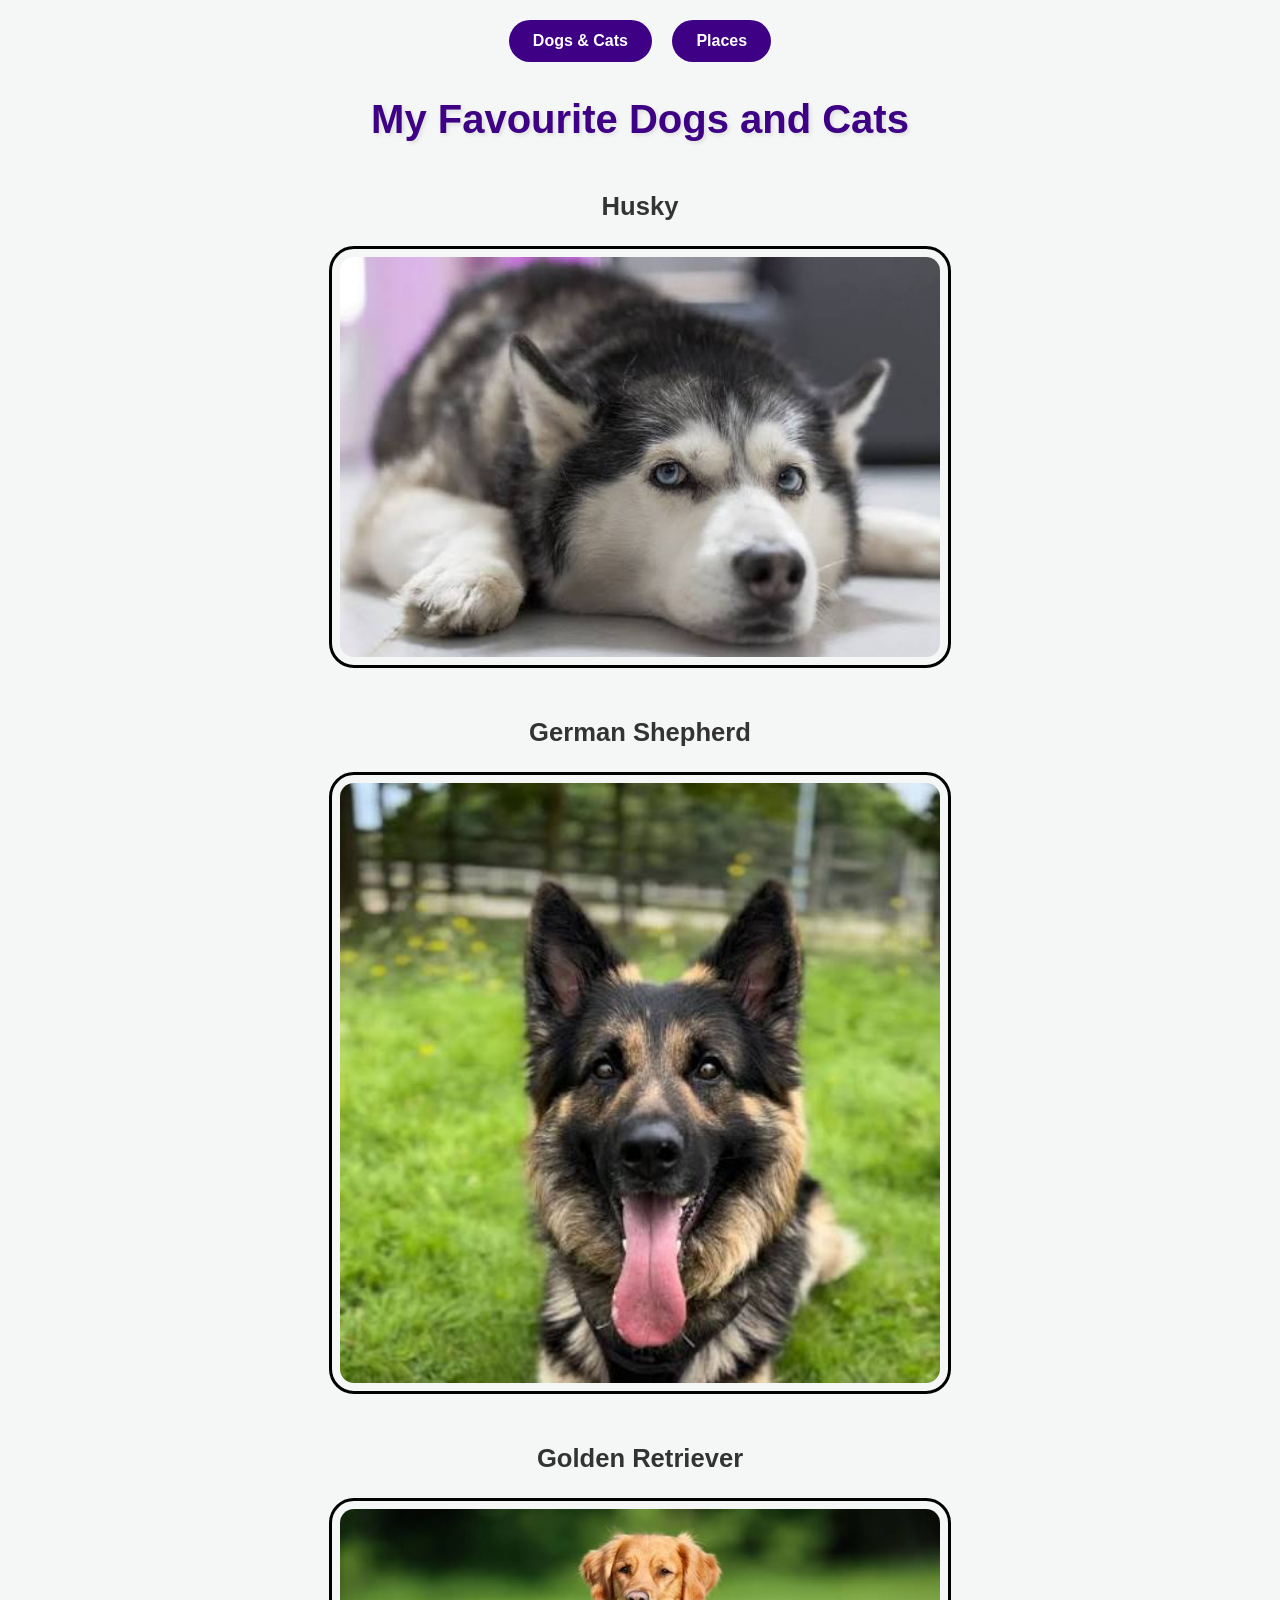
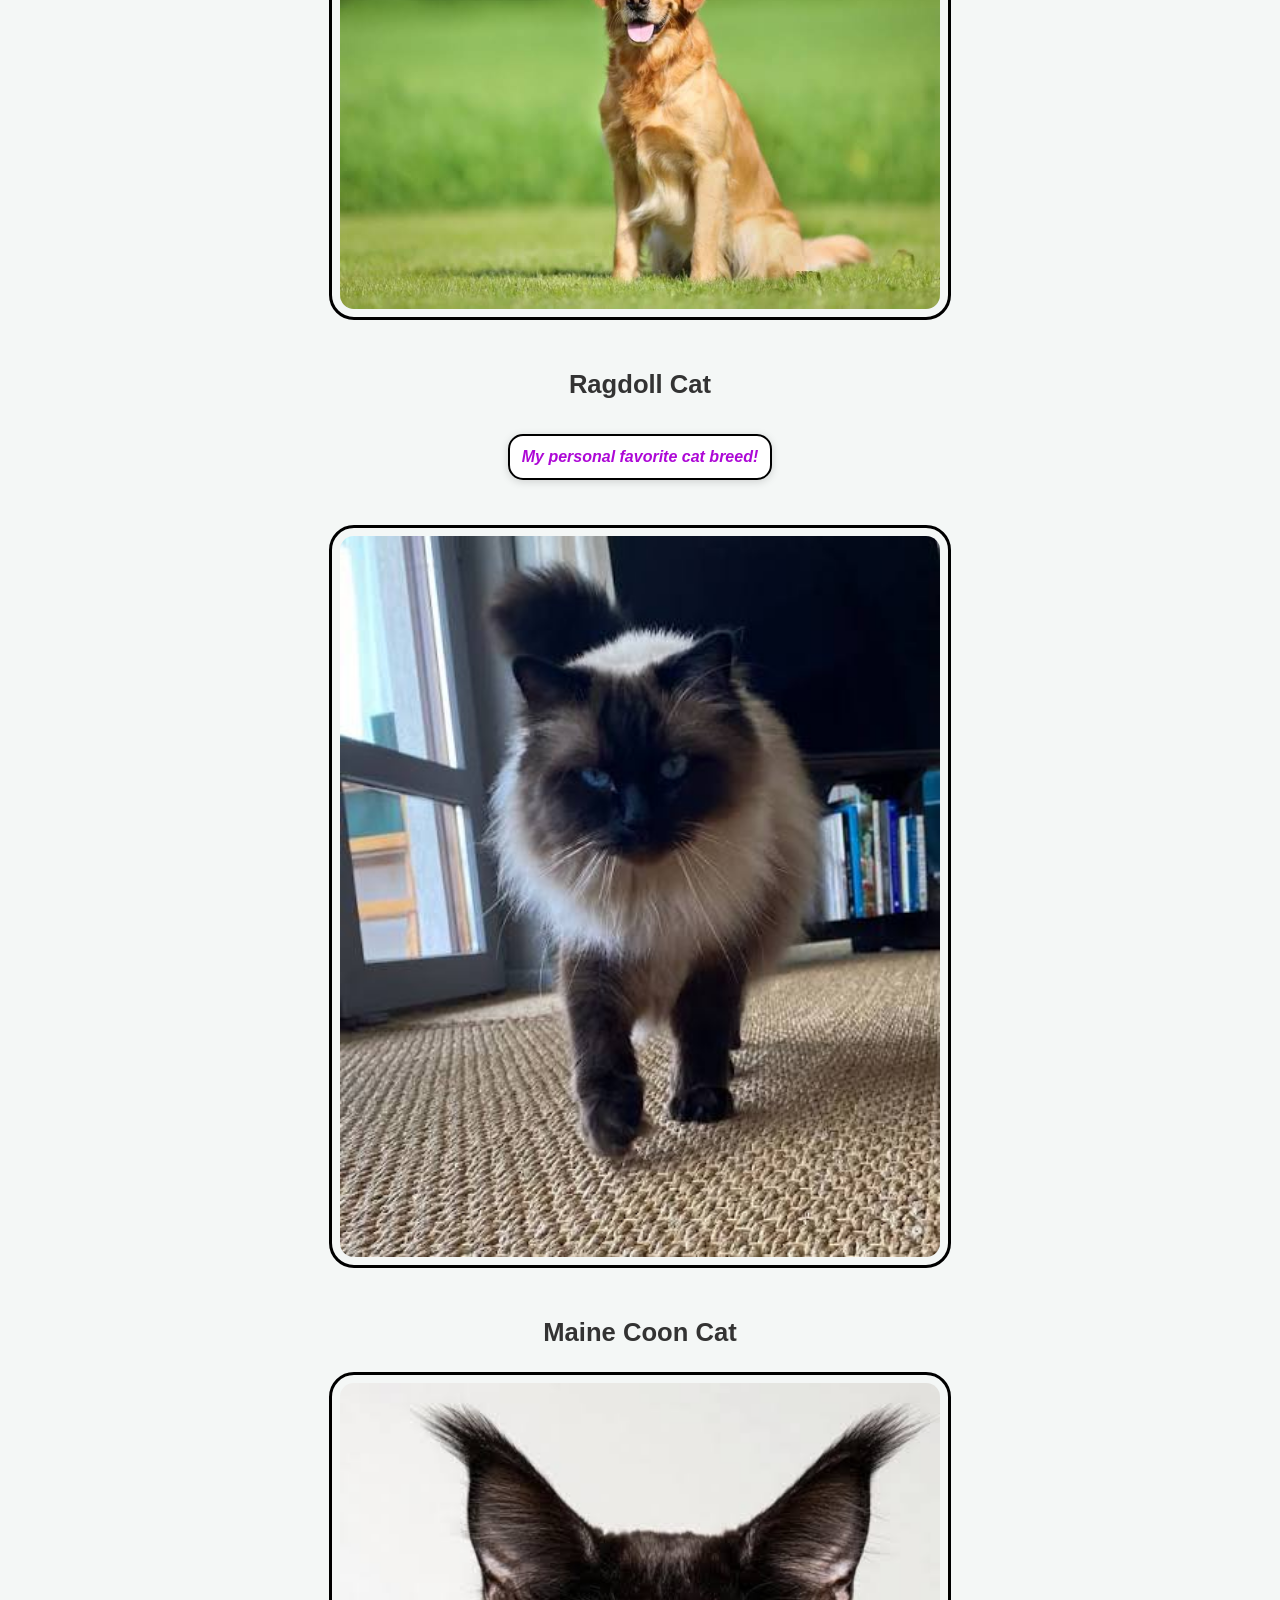
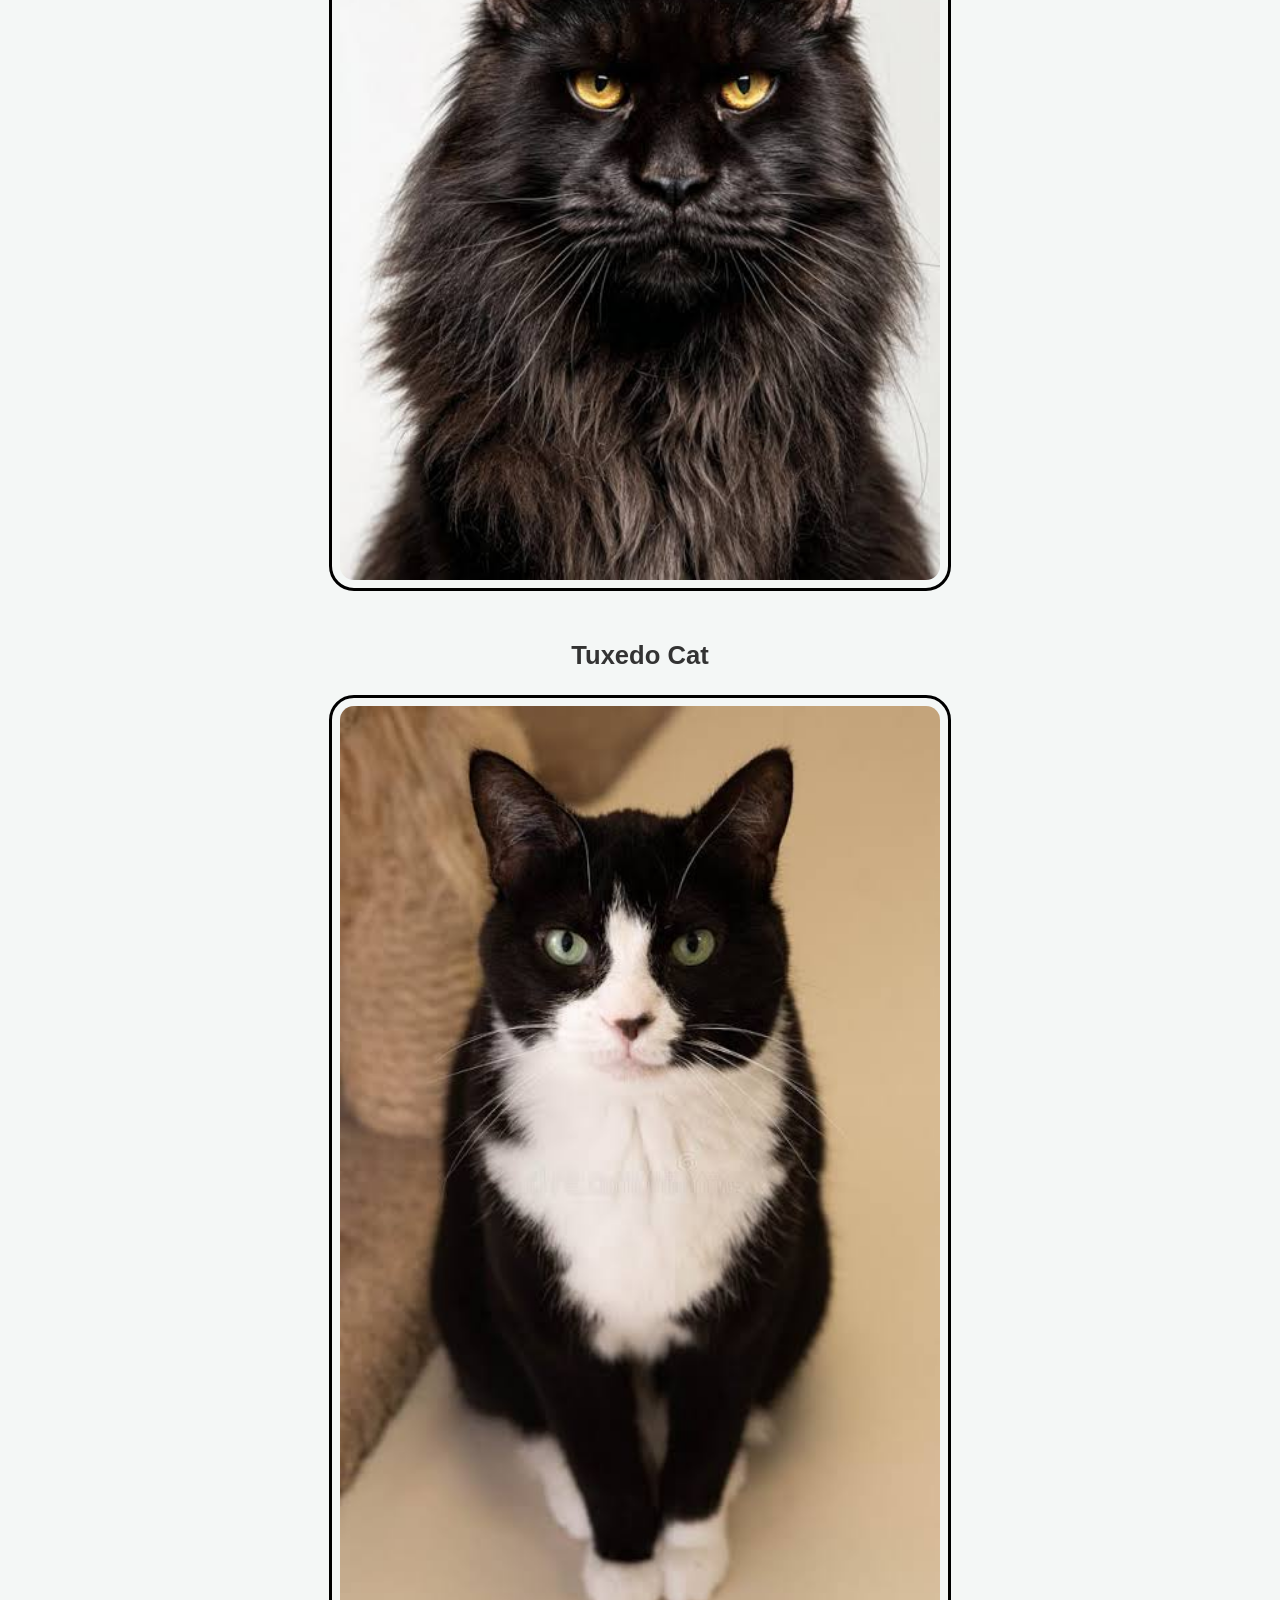
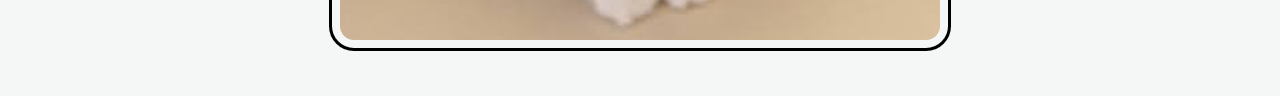
<file: index.html>
<!DOCTYPE html>
<html lang="en">
<head>
    <nav>
        <a href="index.html">Dogs & Cats</a>
        <a href="places.html">Places</a>
    </nav>
    <meta charset="UTF-8">
    <meta name="viewport" content="width=device-width, initial-scale=1.0">
    <title>My Favourite Dogs and Cats</title>
    <link rel="stylesheet" href="style.css">
</head>
<body>

    <h1>My Favourite Dogs and Cats</h1>

    <h2>Husky</h2>
    <img src="images/husky.jpg" alt="Husky">

    <h2>German Shepherd</h2>
    <img src="images/german_shepherd.jpg" alt="German Shepherd">

    <h2>Golden Retriever</h2>
    <img src="images/golden_retriever.jpg" alt="Golden Retriever">

    <h2>Ragdoll Cat</h2>
    <p class="Spinning"> My personal favorite cat breed!</p>
    <img src="images/ragdoll_cat.jpg" alt="Ragdoll Cat">

    <h2>Maine Coon Cat</h2>
    <img src="images/maine_coon_cat.jpg" alt="Maine Coon Cat">

    <h2>Tuxedo Cat</h2>
    <img src="images/tuxedo_cat.jpg" alt="Tuxedo Cat">

</body>
</html>
</file>
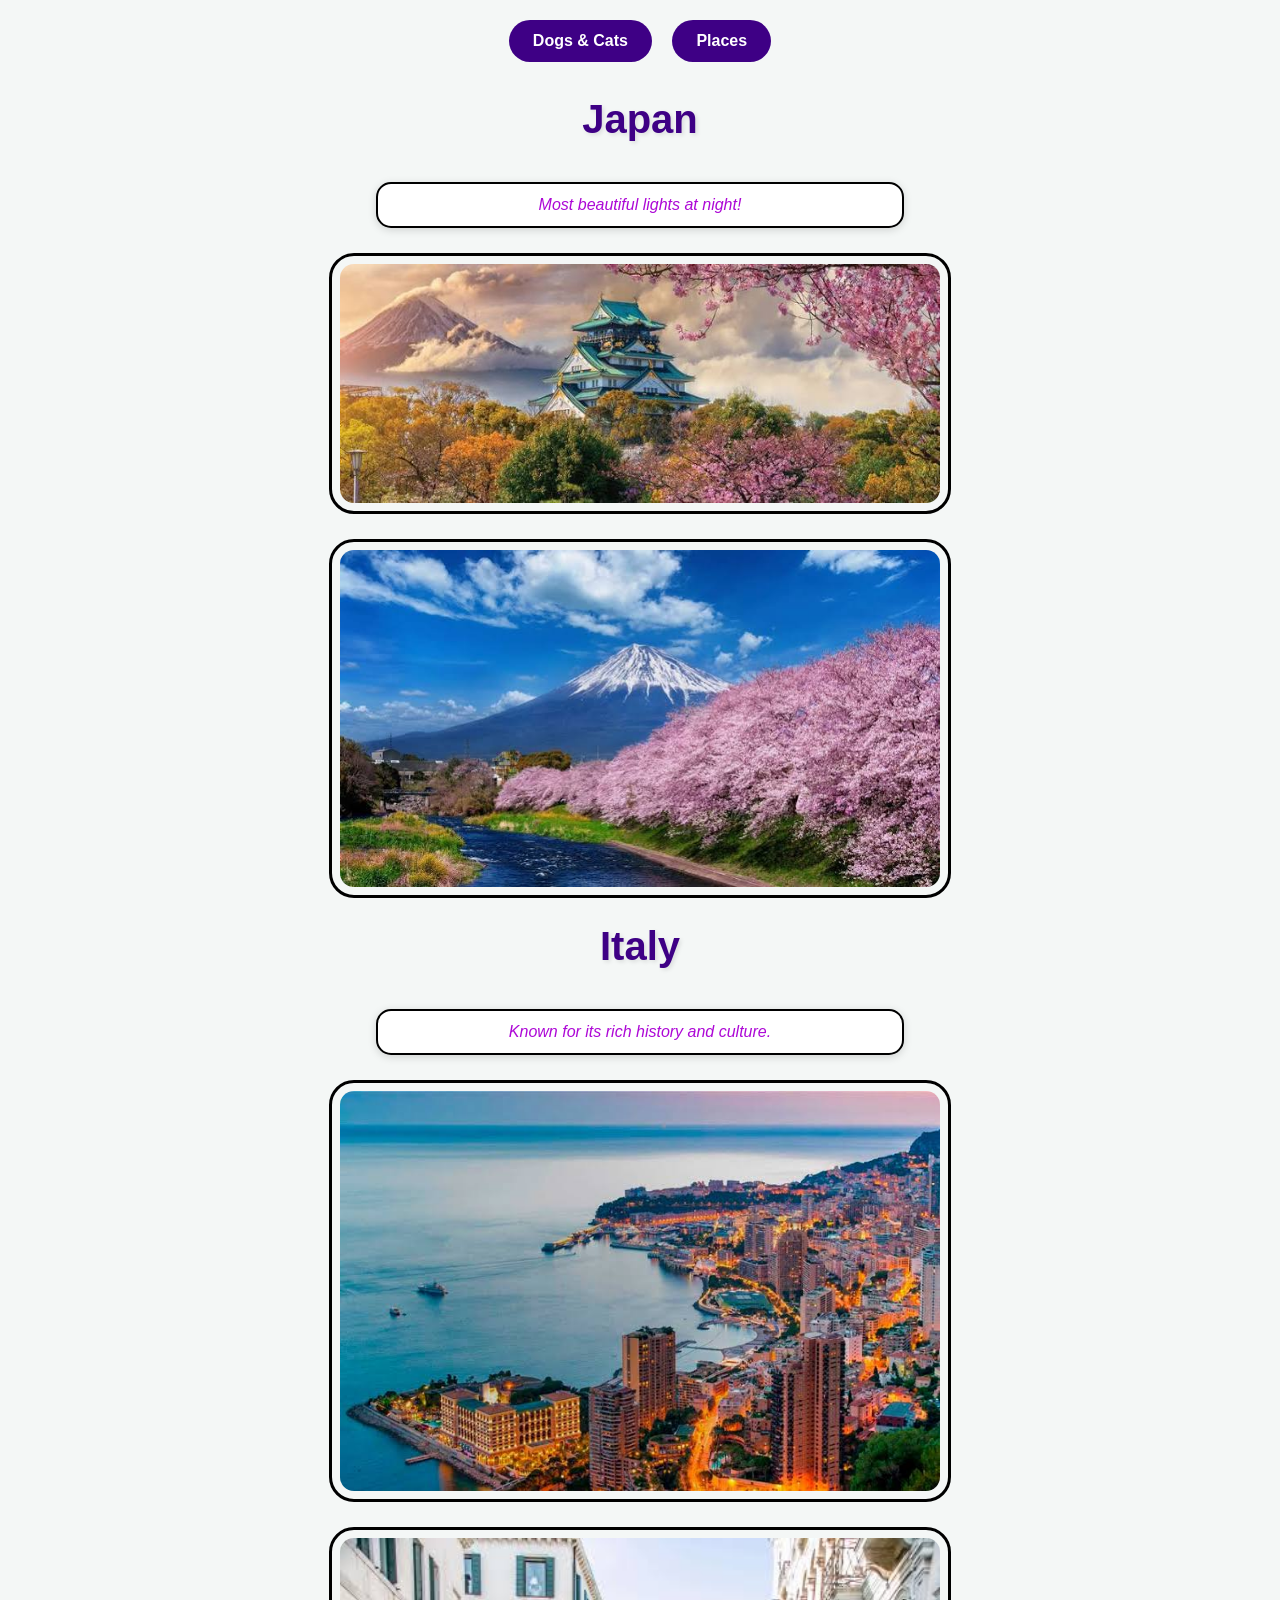
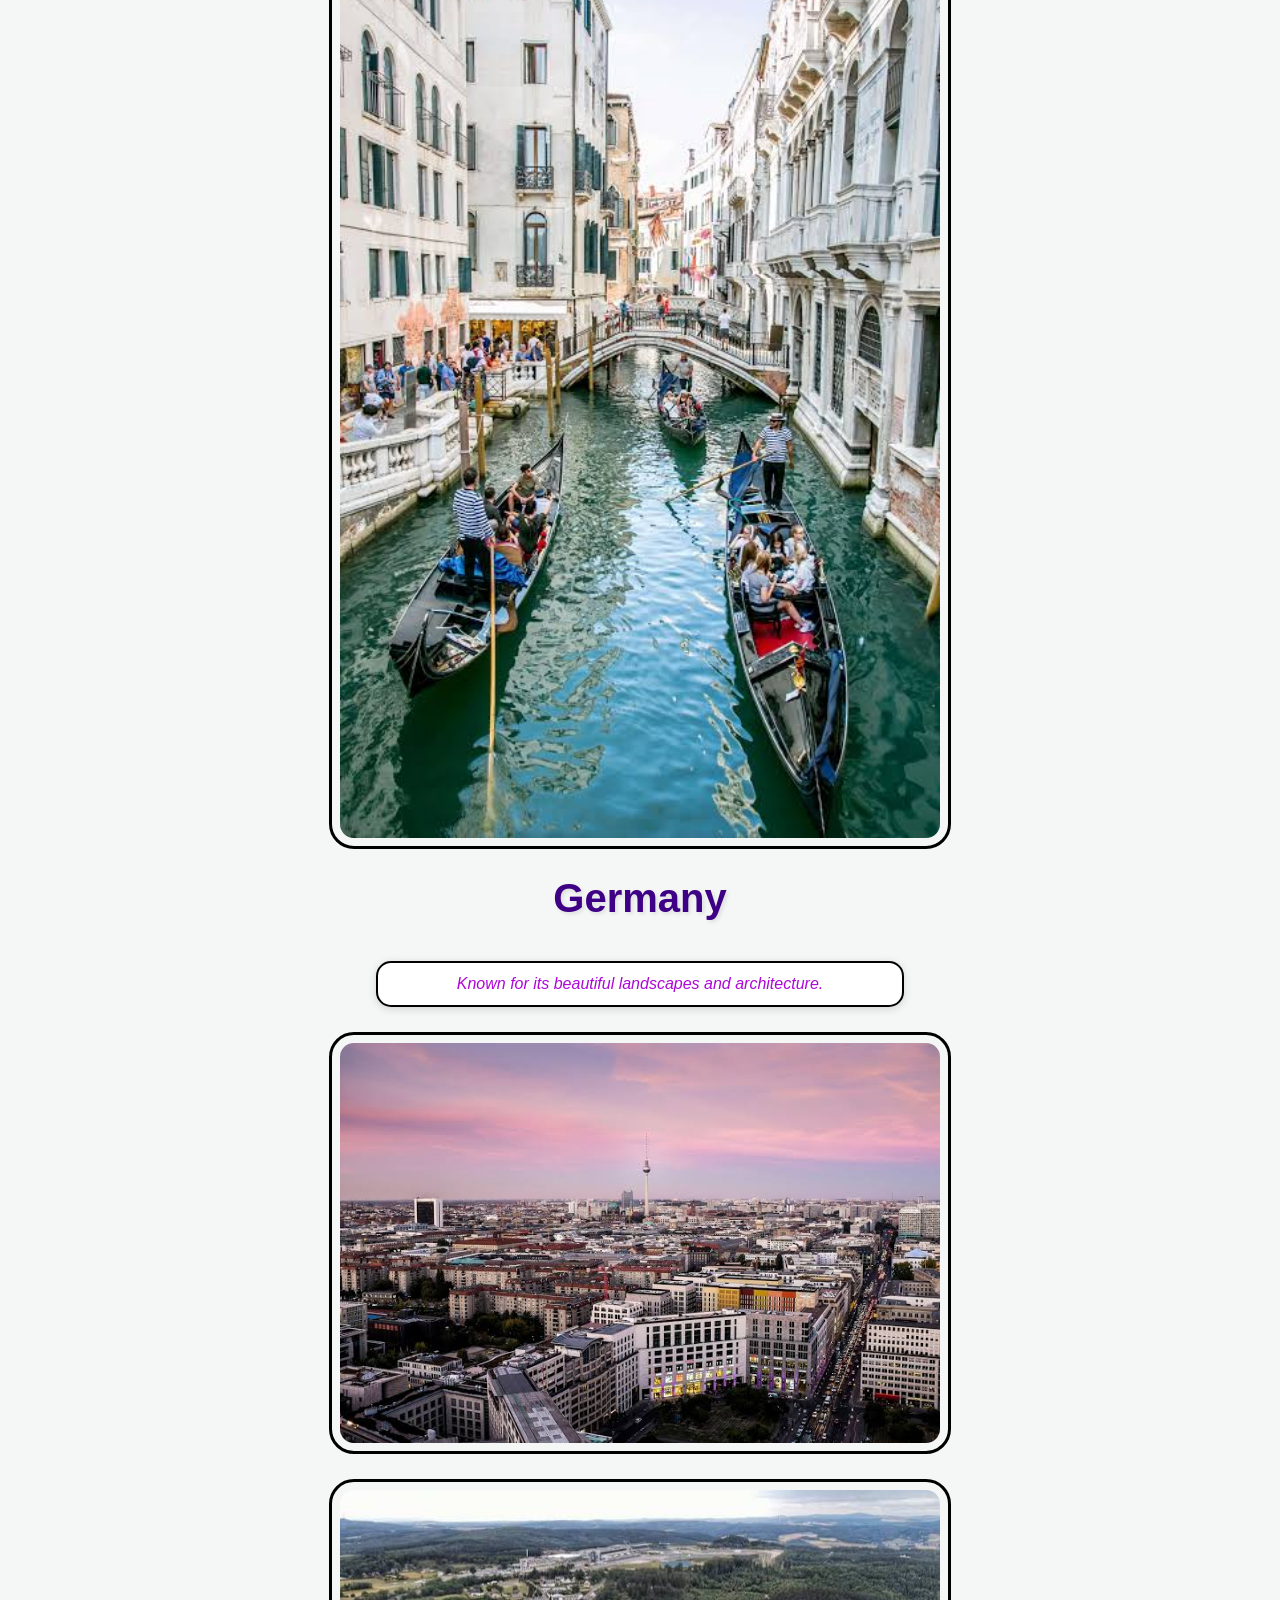
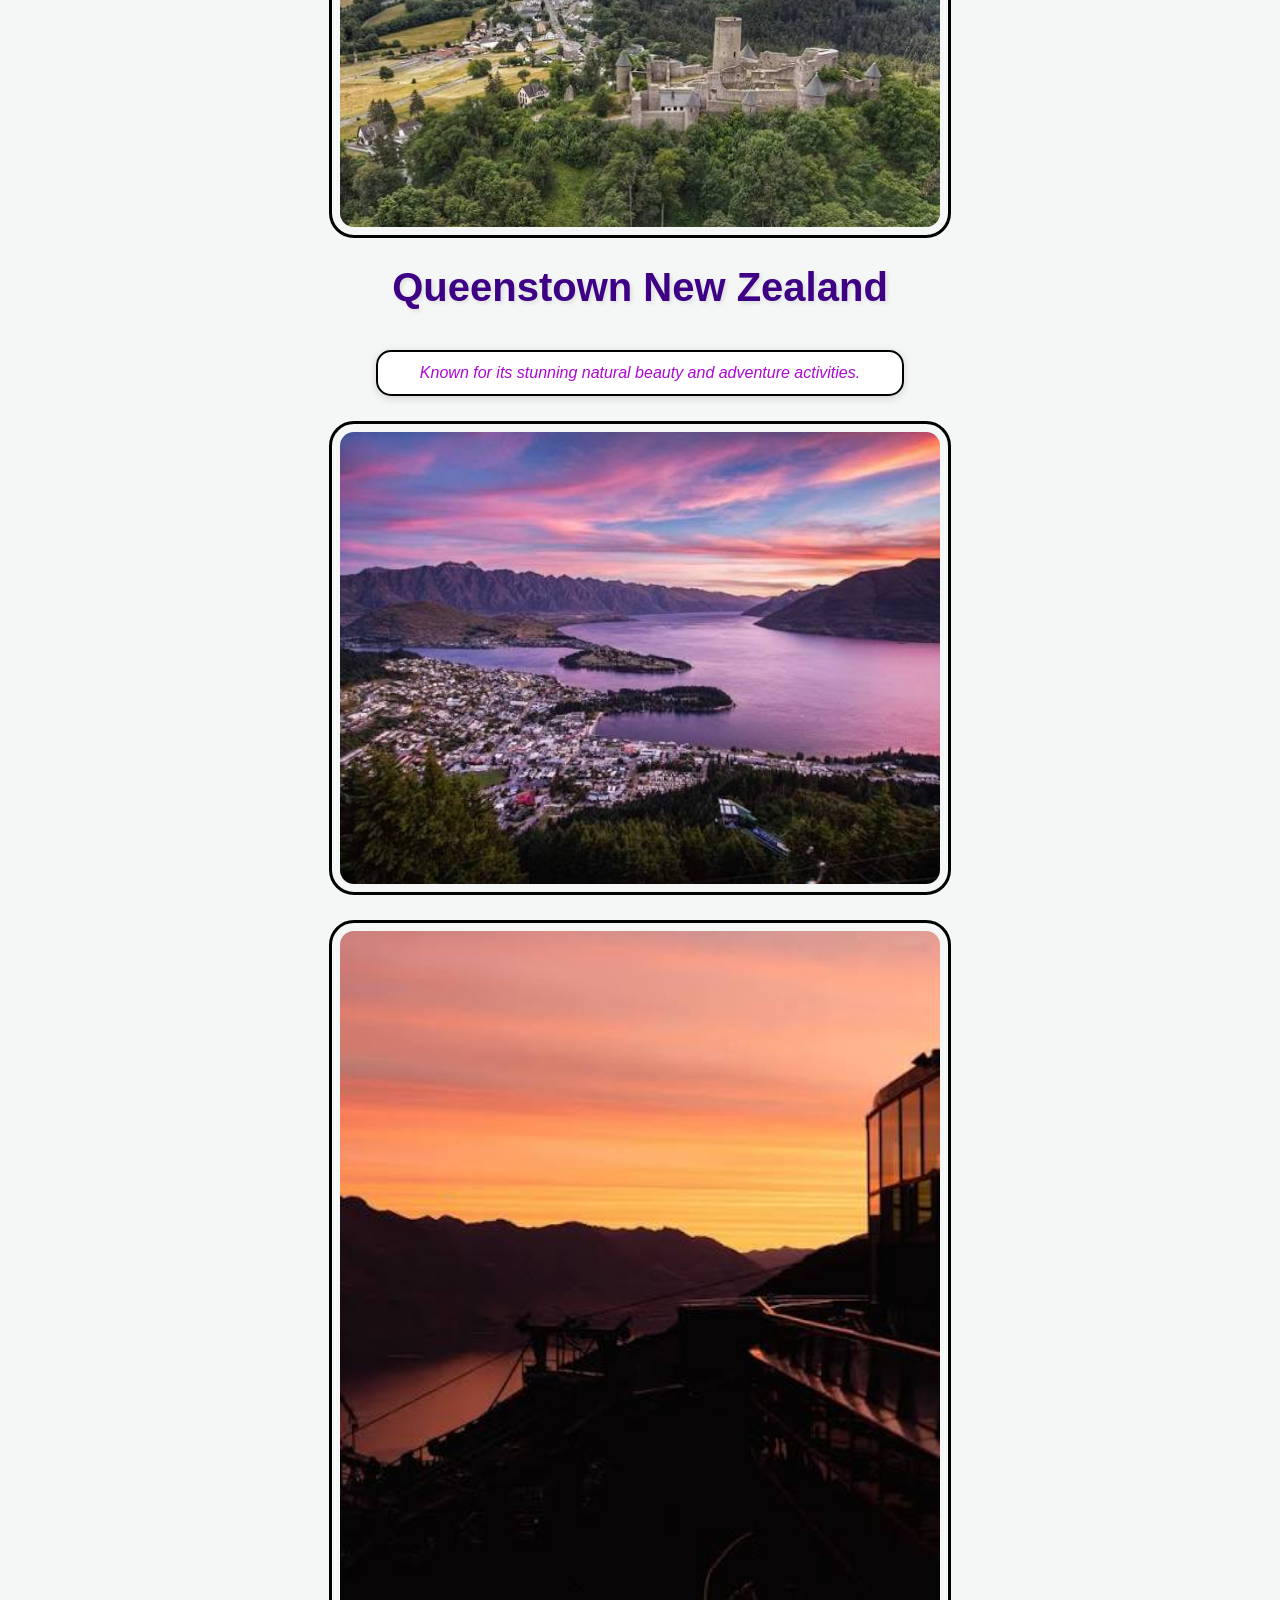
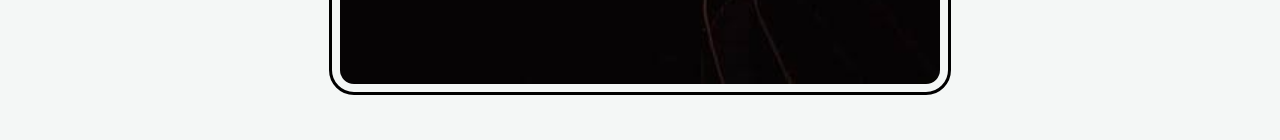
<file: places.html>
<!DOCTYPE html>
<html lang="en">
<head>
    <nav>
        <a href="index.html">Dogs & Cats</a>
        <a href="places.html">Places</a>
    </nav>
    <meta charset="UTF-8">
    <meta name="viewport" content="width=device-width, initial-scale=1.0">
    <link rel="stylesheet" href="style.css">
    <title>traveling around the world</title>
</head>
<body>
    <h1>Japan</h1>
    <p>Most beautiful lights at night!</p>
    <img src="images/kyoto.jpg" alt="Kyoto">
    <img src="images/mtfuji.jpg" alt="Mount Fuji">

    <h1>Italy</h1>
    <p>Known for its rich history and culture.</p>
    <img src="images/monaco.jpeg" alt="Monaco">
    <img src="images/venice.jpg" alt="Venice">

    <h1>Germany</h1>
    <p>Known for its beautiful landscapes and architecture.</p>
    <img src="images/berlin.jpg" alt="Berlin"> 
    <img src="images/nurburg.jpeg" alt="Nurburgring">

    <h1>Queenstown New Zealand</h1>
    <p>Known for its stunning natural beauty and adventure activities.</p>
    <img src="images/queenstown.jpg" alt="Queenstown">
    <img src="images/luge.jpg" alt="Luge">
</body>
</html>
</file>
<file: style.css>
nav {
    margin-bottom: 35px;
}

nav a {
    display: inline-block;
    text-decoration: none;
    color: white;
    background-color: #3e0085;
    padding: 12px 24px;
    margin: 0 8px;
    border-radius: 25px;
    font-weight: bold;
    transition: all 0.3s ease;
}

nav a:hover {
    background-color: #5d00cc;
    transform: translateY(-3px);
    box-shadow: 0 4px 12px rgba(62, 0, 133, 0.4);
}

body {
    font-family: Arial, sans-serif;
    background-color: #f4f7f6;
    text-align: center;
    margin: 0;
    padding: 20px;
}

h1 {
    color: #3e0085;
    font-size: 2.5rem;
    margin-bottom: 40px;
    text-shadow: 2px 2px 4px rgba(0, 0, 0, 0.1);
}

h2 {
    color: #333;
    margin-top: 50px;
    margin-bottom: 15px;
    font-size: 1.6rem;
}

img {
    width: 50%;
    max-width: 600px;
    display: block;
    margin: 25px auto;
    padding: 8px;
    border: 3px solid #000;
    border-radius: 25px;
    transition: all 0.5s ease;
}

img:hover {
    transform: scale(1.05);
    border-color: #43ff4c;
    box-shadow: 0 0 15px 5px rgba(0, 0, 0, 0.6);
}

p {
    color: rgb(173, 8, 214);
    font-style: italic;
    background-color: white;
    border: 2px solid #000;
    border-radius: 15px;
    padding: 12px;
    margin: 20px auto;
    max-width: 500px;
    box-shadow: 0 2px 8px rgba(0, 0, 0, 0.15);
}

.Spinning {
    display: inline-block;
    font-weight: bold;
    transition: transform 0.8s ease;
}

.Spinning:hover {
    transform: rotate(360deg) scale(1.1);
}
</file>
